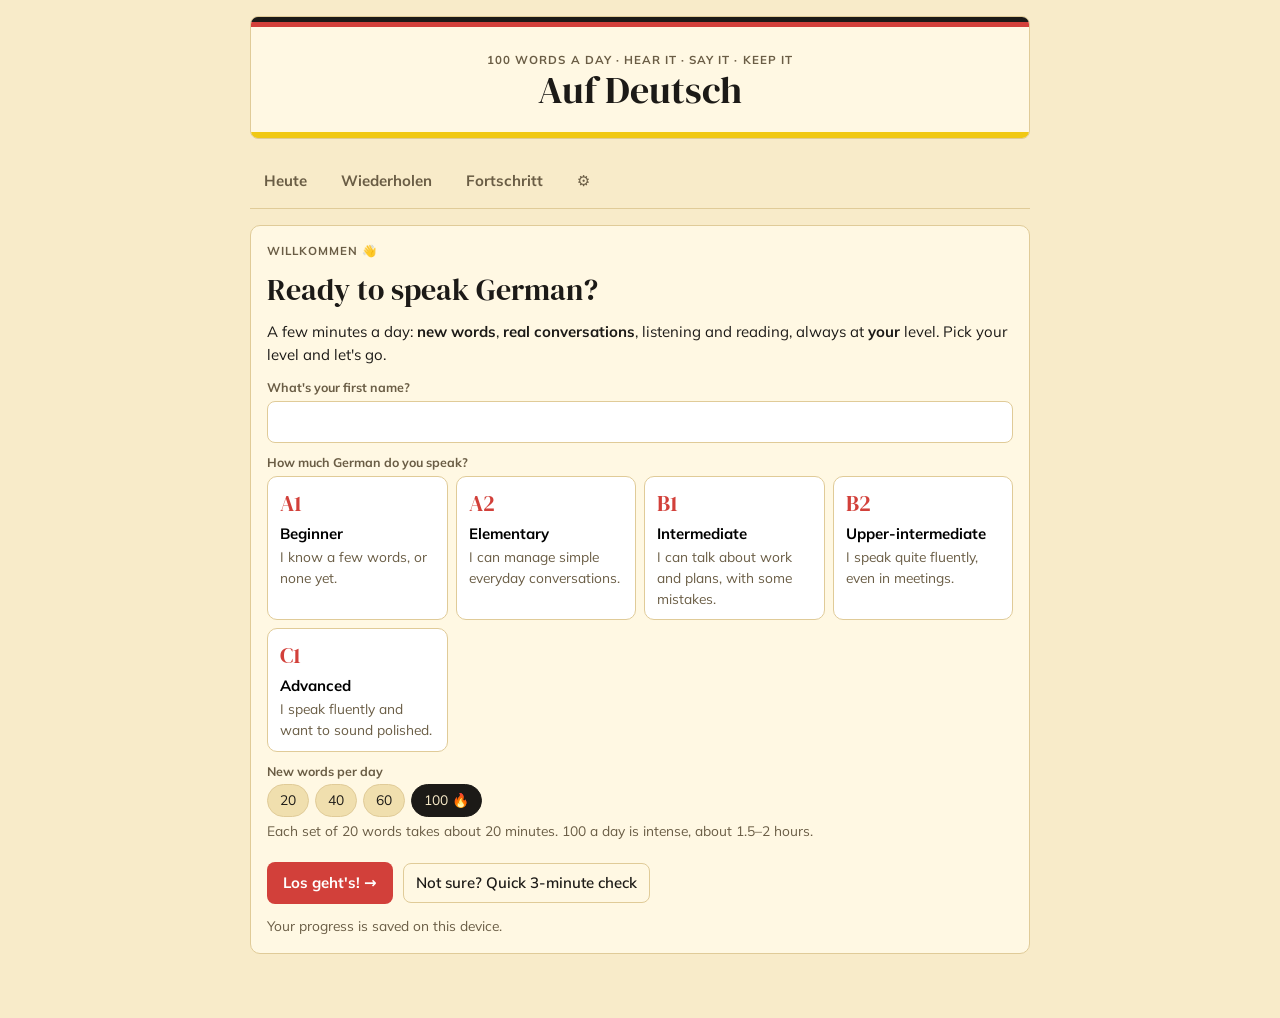
<file: index.html>
<!doctype html>
<html lang="en">
<head>
<meta charset="utf-8">
<meta http-equiv="Cache-Control" content="no-cache">
<meta name="viewport" content="width=device-width,initial-scale=1,viewport-fit=cover">
<title>Auf Deutsch</title>
<meta name="description" content="Learn to speak and understand German, a little every day, at your own level.">
<link rel="icon" href="data:image/svg+xml,%3Csvg xmlns='http://www.w3.org/2000/svg' viewBox='0 0 30 30'%3E%3Crect width='30' height='10' fill='%231C1A17'/%3E%3Crect y='10' width='30' height='10' fill='%23D2403A'/%3E%3Crect y='20' width='30' height='10' fill='%23F0C814'/%3E%3C/svg%3E">
<link rel="preconnect" href="https://fonts.googleapis.com">
<link href="https://fonts.googleapis.com/css2?family=DM+Serif+Display&family=Mulish:wght@400;500;600;700&family=IBM+Plex+Mono:wght@400;500&display=swap" rel="stylesheet">
<link rel="stylesheet" href="style.css?v=20261026b">
</head>
<body>
<div class="wrap">
  <header class="hero">
    <p class="eyebrow">100 words a day · Hear it · Say it · Keep it</p>
    <h1>Auf Deutsch</h1>
    <p class="muted small" id="hello"></p>
  </header>
  <nav class="tabs" id="tabs" hidden aria-label="Sections">
    <a class="tab" href="#/today">Heute</a>
    <a class="tab" href="#/review">Wiederholen</a>
    <a class="tab" href="#/progress">Fortschritt</a>
    <a class="tab" href="#/settings" aria-label="Settings">⚙</a>
  </nav>
  <main id="view" aria-live="polite"><p class="muted">Loading…</p></main>
</div>
<div id="toast" role="status" hidden></div>
<script src="data.js?v=20261026b"></script>
<script src="days.js?v=20261026b"></script>
<script src="words_pro.js?v=20261026b"></script>
<script src="exercises.js?v=20261026b"></script>
<script src="placement.js?v=20261026b"></script>
<script src="speech.js?v=20261026b"></script>
<script src="app.js?v=20261026b"></script>
</body>
</html>
</file>
<file: style.css>
/* German-flag theme carried over from the original Auf Deutsch tracker. Articles: der blue, die red, das green. */
:root{
  --bg:#F8EBC9; --surface:#FFF8E3; --ink:#1C1A17; --muted:#6A5D45; --line:#E0CB98; --soft:#F0DFAE;
  --accent:#D2403A; --accent-ink:#fff; --gold:#F0C814;
  --der:#2750B5; --die:#C23A32; --das:#2C7A4C; --good:#2C7A4C; --warn:#B8650C;
  --f-display:"DM Serif Display",Georgia,serif;
  --f-body:"Mulish",system-ui,-apple-system,"Segoe UI",sans-serif;
  --f-mono:"IBM Plex Mono",ui-monospace,Menlo,Consolas,monospace;
  color-scheme:light;
}
*{box-sizing:border-box}
html{-webkit-text-size-adjust:100%}
body{margin:0;background:var(--bg);color:var(--ink);font:15px/1.5 var(--f-body);padding:16px 16px 64px}
.wrap{max-width:780px;margin-inline:auto;display:flex;flex-direction:column;gap:16px}
h1,h2,h3{font-family:var(--f-display);font-weight:400;margin:0;line-height:1.15;text-wrap:balance}
h1{font-size:2.4rem} h2{font-size:1.3rem} h3{font-size:1.05rem}
p{margin:0}
a{color:var(--der)}
.muted{color:var(--muted)} .small{font-size:.86rem}
.mono{font-family:var(--f-mono);font-variant-numeric:tabular-nums}
.eyebrow{font-size:.72rem;text-transform:uppercase;letter-spacing:.09em;color:var(--muted);font-weight:700}

.hero{text-align:center;border:1px solid var(--line);border-radius:8px;padding:34px 16px 26px;background:var(--surface);position:relative;overflow:hidden}
.hero::before,.hero::after{content:"";position:absolute;left:0;right:0;height:10px}
.hero::before{top:0;background:linear-gradient(var(--ink) 0 50%,var(--accent) 50% 100%)}
.hero::after{bottom:0;height:6px;background:var(--gold)}

.tabs{position:sticky;top:0;z-index:5;background:var(--bg);display:flex;gap:6px;padding:8px 0;overflow-x:auto;border-bottom:1px solid var(--line)}
.tab{flex:0 0 auto;text-decoration:none;color:var(--muted);padding:7px 14px;border-radius:99px;font-weight:700}
.tab[aria-current="page"]{background:var(--ink);color:var(--bg)}
main{display:flex;flex-direction:column;gap:16px}
.card{background:var(--surface);border:1px solid var(--line);border-radius:10px;padding:16px;display:flex;flex-direction:column;gap:12px;min-width:0}
.row{display:flex;gap:10px;align-items:center;flex-wrap:wrap}
.between{justify-content:space-between}
.grid{display:grid;grid-template-columns:repeat(auto-fit,minmax(min(100%,170px),1fr));gap:12px}
.stat{background:var(--surface);border:1px solid var(--line);border-radius:10px;padding:14px;display:flex;flex-direction:column;gap:6px}
.stat .big{font-family:var(--f-display);font-size:2rem;line-height:1}
.bar{height:8px;border-radius:99px;background:var(--soft);overflow:hidden}
.bar i{display:block;height:100%;background:var(--accent);border-radius:99px}

button{font:inherit;cursor:pointer}
.cta{background:var(--accent);color:var(--accent-ink);border:0;border-radius:8px;padding:10px 16px;font-weight:700}
.cta:disabled,.ghost:disabled{opacity:.55;cursor:default}
.ghost{background:transparent;color:var(--ink);border:1px solid var(--line);border-radius:8px;padding:8px 12px;font-weight:600}
.ghost:hover{background:var(--soft)}
.link{background:none;border:0;color:var(--der);padding:0;text-decoration:underline}
.rec{background:var(--die)!important;color:#fff!important;border-color:var(--die)!important;animation:pulse 1.2s infinite}
@keyframes pulse{50%{box-shadow:0 0 0 6px color-mix(in srgb,var(--die) 25%,transparent)}}
@media (prefers-reduced-motion:reduce){.rec{animation:none}}
.chips{display:flex;flex-wrap:wrap;gap:6px}
.chip{background:var(--soft);border:1px solid var(--line);color:var(--ink);border-radius:99px;padding:5px 12px;font-size:.86rem}
.chip[aria-pressed="true"]{background:var(--ink);color:var(--bg);border-color:var(--ink)}
:focus-visible{outline:2px solid var(--der);outline-offset:2px}

.field{display:flex;flex-direction:column;gap:4px;min-width:0}
.field label,.lbl{font-size:.78rem;color:var(--muted);font-weight:700}
input[type=text],input[type=password],input[type=number],input[type=date],select,textarea{font:inherit;background:#fff;color:var(--ink);border:1px solid var(--line);border-radius:8px;padding:9px 11px;min-width:0;max-width:100%;width:100%}
textarea{resize:vertical}
.check{display:flex;gap:8px;align-items:center;font-size:.9rem;color:var(--muted)}
.check input{width:18px;height:18px;accent-color:var(--accent)}
.err{color:var(--die);font-size:.9rem}
.note{font-size:.86rem;color:var(--muted);background:var(--soft);border-radius:8px;padding:10px 12px}
.levels{display:grid;grid-template-columns:repeat(auto-fit,minmax(min(100%,150px),1fr));gap:8px}
.lvlbtn{text-align:left;background:#fff;border:1px solid var(--line);border-radius:10px;padding:10px 12px;display:flex;flex-direction:column;gap:2px}
.lvlbtn b{font-family:var(--f-display);font-size:1.4rem;font-weight:400;color:var(--accent)}
.lvlbtn[aria-pressed="true"]{border-color:var(--ink);box-shadow:inset 0 0 0 1px var(--ink);background:var(--surface)}

/* chat */
.chatlog{display:flex;flex-direction:column;gap:12px;max-height:min(60vh,34rem);overflow-y:auto;padding:2px}
.bub{border:1px solid var(--line);border-radius:12px;padding:12px 14px;display:flex;flex-direction:column;gap:6px;min-width:0}
.bub.them{background:#fff;margin-right:10%}
.bub.me{background:var(--soft);margin-left:10%}
.bde{font-weight:700;font-size:1.05rem;overflow-wrap:break-word}
.who{font-family:var(--f-mono);font-size:.68rem;text-transform:uppercase;letter-spacing:.06em;color:var(--muted)}
.fb{border-top:1px dashed var(--line);padding-top:8px;display:flex;flex-direction:column;gap:6px;font-size:.93rem}
.fb .ok{color:var(--good);font-weight:700}
.fb ul{margin:0;padding-left:1.1rem;display:flex;flex-direction:column;gap:4px}
.del{color:var(--die);text-decoration:line-through}
.ins{color:var(--good);font-weight:700}
.say{background:var(--soft);border:1px solid var(--line);border-radius:99px;min-width:34px;height:34px;padding:0 9px;font-size:.95rem;line-height:1}
.composer{display:flex;flex-direction:column;gap:10px}
.mic{font-size:1.05rem;padding:14px 20px;border-radius:99px}
.interim{font-style:italic;color:var(--muted);min-height:1.4em}
.hint{background:var(--soft);border-radius:8px;padding:8px 12px;font-size:.9rem}
.wordadd{display:flex;gap:6px;flex-wrap:wrap}

/* words */
.art{font-family:var(--f-mono);font-size:.78rem;padding:1px 7px;border-radius:5px;margin-right:6px}
.art.der{color:var(--der);background:color-mix(in srgb,var(--der) 13%,transparent)}
.art.die{color:var(--die);background:color-mix(in srgb,var(--die) 13%,transparent)}
.art.das{color:var(--das);background:color-mix(in srgb,var(--das) 13%,transparent)}
.wl{display:flex;flex-direction:column}
.wrow{display:grid;grid-template-columns:minmax(0,1fr) auto;gap:4px 10px;padding:10px 2px;border-bottom:1px solid var(--line)}
.wrow:last-child{border-bottom:0}
.tag{font-family:var(--f-mono);font-size:.7rem;border:1px solid var(--line);border-radius:5px;padding:0 5px;color:var(--muted);margin-left:6px}
.flash{align-items:center;text-align:center;gap:14px;padding:26px 16px}
.flash .big{font-family:var(--f-display);font-size:2.1rem;line-height:1.2;overflow-wrap:anywhere}
.grades{display:grid;grid-template-columns:repeat(4,minmax(0,1fr));gap:8px;width:100%}
.grades button{padding:10px 4px}
.w{border-radius:5px;padding:0 3px}
.w.okw{background:color-mix(in srgb,var(--das) 18%,transparent);color:var(--das)}
.w.near{background:color-mix(in srgb,var(--warn) 20%,transparent);color:var(--warn)}
.w.miss{background:color-mix(in srgb,var(--die) 18%,transparent);color:var(--die);text-decoration:underline wavy}
.phr{display:flex;flex-direction:column;gap:6px;padding:10px 0;border-bottom:1px solid var(--line)}
.phr:last-child{border-bottom:0}

/* progress */
.bars{display:flex;align-items:flex-end;gap:3px;height:110px;border-bottom:1px solid var(--line)}
.bars i{flex:1;background:var(--accent);border-radius:3px 3px 0 0;min-height:2px}
.bars i.zero{background:var(--line)}
.hbar{display:grid;grid-template-columns:minmax(0,1fr) 2.5rem;gap:8px;align-items:center}
table{border-collapse:collapse;width:100%;font-size:.9rem}
th,td{text-align:left;padding:7px 8px;border-bottom:1px solid var(--line);vertical-align:top}
th{font-size:.72rem;text-transform:uppercase;letter-spacing:.07em;color:var(--muted)}
.tablewrap{overflow-x:auto}
#toast{position:fixed;left:50%;bottom:18px;transform:translateX(-50%);background:var(--ink);color:var(--bg);padding:10px 16px;border-radius:8px;max-width:calc(100% - 32px);z-index:20}
@media (max-width:520px){h1{font-size:2rem}.bub.them{margin-right:0}.bub.me{margin-left:0}.grades{grid-template-columns:repeat(2,minmax(0,1fr))}}

/* skills layout */
.skills{display:grid;grid-template-columns:repeat(auto-fit,minmax(min(100%,230px),1fr));gap:10px}
.skill{display:flex;gap:12px;align-items:flex-start;text-decoration:none;color:var(--ink);background:#fff;border:1px solid var(--line);border-radius:10px;padding:12px 14px}
.skill:hover{border-color:var(--ink)}
.skicon{font-size:1.6rem;line-height:1}
.exrow{display:flex;justify-content:space-between;align-items:center;gap:10px;text-decoration:none;color:var(--ink);padding:10px 4px;border-bottom:1px solid var(--line)}
.exrow:last-child{border-bottom:0}
.exrow:hover b{text-decoration:underline}
.doc{white-space:pre-wrap;background:#fff;border:1px solid var(--line);border-radius:8px;padding:14px 16px;line-height:1.6;overflow-wrap:anywhere}
.bigq{font-family:var(--f-display);font-size:1.45rem;line-height:1.25}
fieldset.q{border:1px solid var(--line);border-radius:10px;padding:10px 14px;margin:0;display:flex;flex-direction:column;gap:6px;background:#fff}
fieldset.q legend{font-weight:700;padding:0 4px}
fieldset.q.right{border-color:var(--good);background:color-mix(in srgb,var(--good) 7%,#fff)}
fieldset.q.wrong{border-color:var(--die);background:color-mix(in srgb,var(--die) 6%,#fff)}
.opt{display:flex;gap:8px;align-items:flex-start;cursor:pointer;padding:3px 0}
.opt input{margin-top:4px;accent-color:var(--accent)}
.prompts{margin:0;padding-left:1.2rem;display:flex;flex-direction:column;gap:4px}

/* level test + locks */
.optbtn{text-align:left;background:#fff;border:1px solid var(--line);border-radius:10px;padding:12px 14px;font-weight:600;font-size:1rem}
.optbtn:hover{border-color:var(--ink);background:var(--surface)}
.lockchip{opacity:.6;cursor:not-allowed}
.note-card{background:var(--soft)}
.lvlcode{font-family:var(--f-display);font-size:1.6rem;color:var(--accent)}

/* start page */
.welcome .bigq{font-size:1.9rem}
.todaywords{display:flex;flex-wrap:wrap;gap:8px}
.tw{display:inline-flex;flex-wrap:wrap;align-items:center;gap:4px 6px;max-width:100%;min-width:0;overflow-wrap:anywhere;background:#fff;border:1px solid var(--line);border-radius:14px;padding:4px 6px 4px 12px}
.tw.done{background:color-mix(in srgb,var(--das) 12%,#fff);border-color:var(--das)}
.tw .say{min-width:28px;height:28px}
.bars i.gold{background:var(--gold)}

/* daily drill */
.sets{display:grid;grid-template-columns:repeat(auto-fit,minmax(110px,1fr));gap:8px}
.setbtn{display:flex;flex-direction:column;gap:2px;text-decoration:none;color:var(--ink);background:#fff;border:1px solid var(--line);border-radius:10px;padding:10px 12px}
.setbtn.next{border-color:var(--accent);box-shadow:inset 0 0 0 1px var(--accent)}
.setbtn.done{background:color-mix(in srgb,var(--das) 12%,#fff);border-color:var(--das)}
.grammar summary{cursor:pointer}
.grammar ul{margin:8px 0 0;padding-left:1.2rem;display:flex;flex-direction:column;gap:6px}
.drill .big{font-family:var(--f-display);font-size:2.2rem;line-height:1.2;margin:0;overflow-wrap:anywhere}
.dword{text-align:center;display:flex;flex-direction:column;gap:2px;padding:6px 0}
.den{font-size:1.15rem;font-weight:700;color:var(--muted)}
.dsent{background:#fff;border:1px solid var(--line);border-radius:10px;padding:12px 14px;display:flex;flex-direction:column;gap:6px}
.dsent mark{background:color-mix(in srgb,var(--gold) 45%,transparent);border-radius:4px;padding:0 2px;color:inherit}
.dgram{background:var(--soft);border-radius:8px;padding:10px 12px;margin:0}
.drepeat{display:flex;flex-direction:column;gap:6px;border-top:1px dashed var(--line);padding-top:10px}
.dnav{border-top:1px solid var(--line);padding-top:12px}
.center{text-align:center;justify-content:center}
</file>
